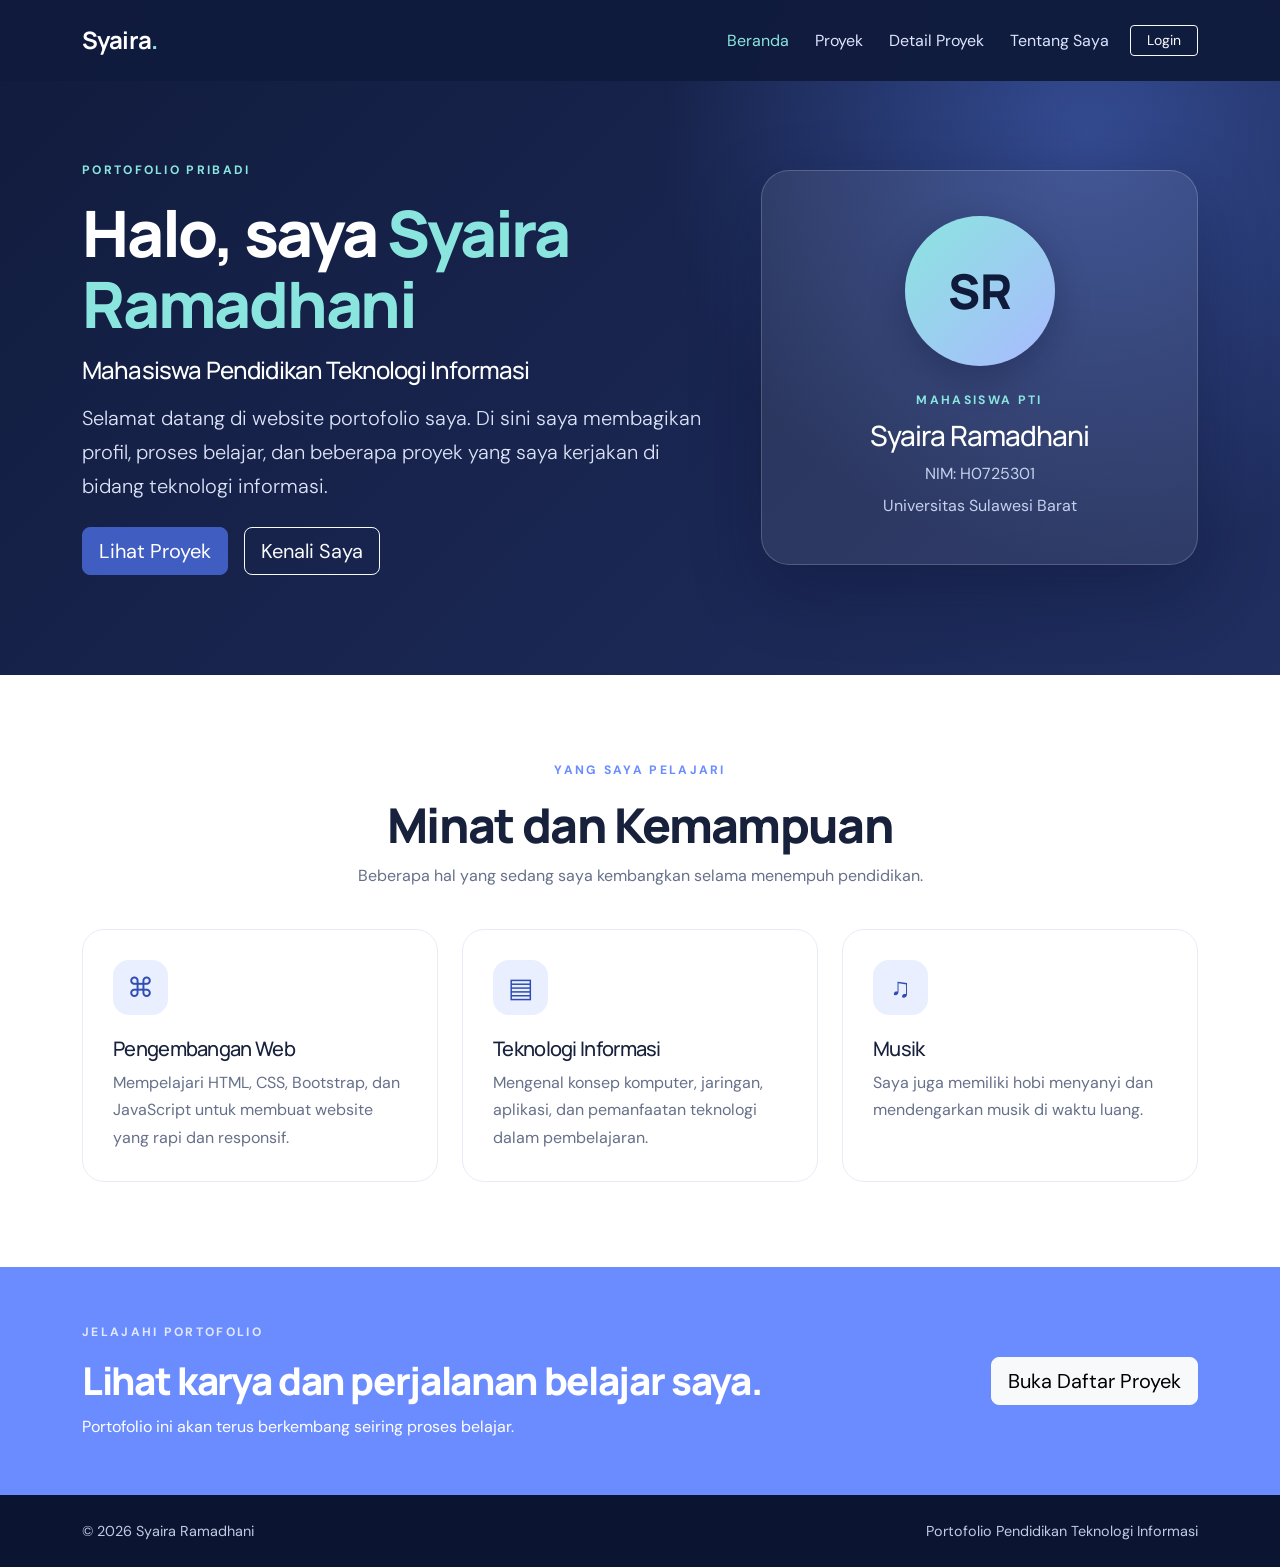
<file: index.html>
<!DOCTYPE html>
<html lang="id">
<head>
  <meta charset="UTF-8">
  <meta name="viewport" content="width=device-width, initial-scale=1.0">
  <title>Beranda | Portofolio Syaira Ramadhani</title>
  <link href="https://cdn.jsdelivr.net/npm/bootstrap@5.3.3/dist/css/bootstrap.min.css" rel="stylesheet">
  <link rel="stylesheet" href="style.css">
</head>
<body>
<nav class="navbar navbar-expand-lg navbar-dark fixed-top">
  <div class="container">
    <a class="navbar-brand fw-bold" href="index.html">Syaira<span>.</span></a>
    <button class="navbar-toggler" type="button" data-bs-toggle="collapse" data-bs-target="#navMenu" aria-label="Buka navigasi"><span class="navbar-toggler-icon"></span></button>
    <div class="collapse navbar-collapse" id="navMenu">
      <ul class="navbar-nav ms-auto align-items-lg-center">
        <li class="nav-item"><a class="nav-link active" href="index.html">Beranda</a></li>
        <li class="nav-item"><a class="nav-link" href="proyek.html">Proyek</a></li>
        <li class="nav-item"><a class="nav-link" href="detail.html">Detail Proyek</a></li>
        <li class="nav-item"><a class="nav-link" href="tentang.html">Tentang Saya</a></li>
        <li class="nav-item ms-lg-2"><a class="btn btn-outline-light btn-sm px-3" href="login.html">Login</a></li>
      </ul>
    </div>
  </div>
</nav>

<header class="hero-section">
  <div class="container">
    <div class="row align-items-center g-5">
      <div class="col-lg-7">
        <p class="eyebrow">PORTOFOLIO PRIBADI</p>
        <h1>Halo, saya <span>Syaira Ramadhani</span></h1>
        <h2 class="h4 mt-3">Mahasiswa Pendidikan Teknologi Informasi</h2>
        <p class="lead mt-3">Selamat datang di website portofolio saya. Di sini saya membagikan profil, proses belajar, dan beberapa proyek yang saya kerjakan di bidang teknologi informasi.</p>
        <div class="d-flex flex-wrap gap-3 mt-4">
          <a class="btn btn-primary btn-lg" href="proyek.html">Lihat Proyek</a>
          <a class="btn btn-outline-light btn-lg" href="tentang.html">Kenali Saya</a>
        </div>
      </div>
      <div class="col-lg-5">
        <div class="profile-card">
          <div class="profile-avatar">SR</div>
          <p class="eyebrow mt-4 mb-2">MAHASISWA PTI</p>
          <h3>Syaira Ramadhani</h3>
          <p class="muted-light mb-1">NIM: H0725301</p>
          <p class="muted-light mb-0">Universitas Sulawesi Barat</p>
        </div>
      </div>
    </div>
  </div>
</header>

<main>
  <section class="section-padding">
    <div class="container">
      <div class="section-heading">
        <p class="eyebrow">YANG SAYA PELAJARI</p>
        <h2>Minat dan Kemampuan</h2>
        <p>Beberapa hal yang sedang saya kembangkan selama menempuh pendidikan.</p>
      </div>
      <div class="row g-4 mt-2">
        <div class="col-md-4">
          <div class="info-card h-100">
            <div class="icon-box">⌘</div>
            <h3>Pengembangan Web</h3>
            <p>Mempelajari HTML, CSS, Bootstrap, dan JavaScript untuk membuat website yang rapi dan responsif.</p>
          </div>
        </div>
        <div class="col-md-4">
          <div class="info-card h-100">
            <div class="icon-box">▤</div>
            <h3>Teknologi Informasi</h3>
            <p>Mengenal konsep komputer, jaringan, aplikasi, dan pemanfaatan teknologi dalam pembelajaran.</p>
          </div>
        </div>
        <div class="col-md-4">
          <div class="info-card h-100">
            <div class="icon-box">♫</div>
            <h3>Musik</h3>
            <p>Saya juga memiliki hobi menyanyi dan mendengarkan musik di waktu luang.</p>
          </div>
        </div>
      </div>
    </div>
  </section>

  <section class="cta-section">
    <div class="container d-md-flex justify-content-between align-items-center gap-4">
      <div>
        <p class="eyebrow">JELAJAHI PORTOFOLIO</p>
        <h2 class="mb-2">Lihat karya dan perjalanan belajar saya.</h2>
        <p class="mb-md-0">Portofolio ini akan terus berkembang seiring proses belajar.</p>
      </div>
      <a class="btn btn-light btn-lg mt-3 mt-md-0" href="proyek.html">Buka Daftar Proyek</a>
    </div>
  </section>
</main>

<footer class="site-footer">
  <div class="container d-flex flex-column flex-md-row justify-content-between gap-2">
    <span>© 2026 Syaira Ramadhani</span>
    <span>Portofolio Pendidikan Teknologi Informasi</span>
  </div>
</footer>
<script src="https://cdn.jsdelivr.net/npm/bootstrap@5.3.3/dist/js/bootstrap.bundle.min.js"></script>
</body>
</html>
</file>
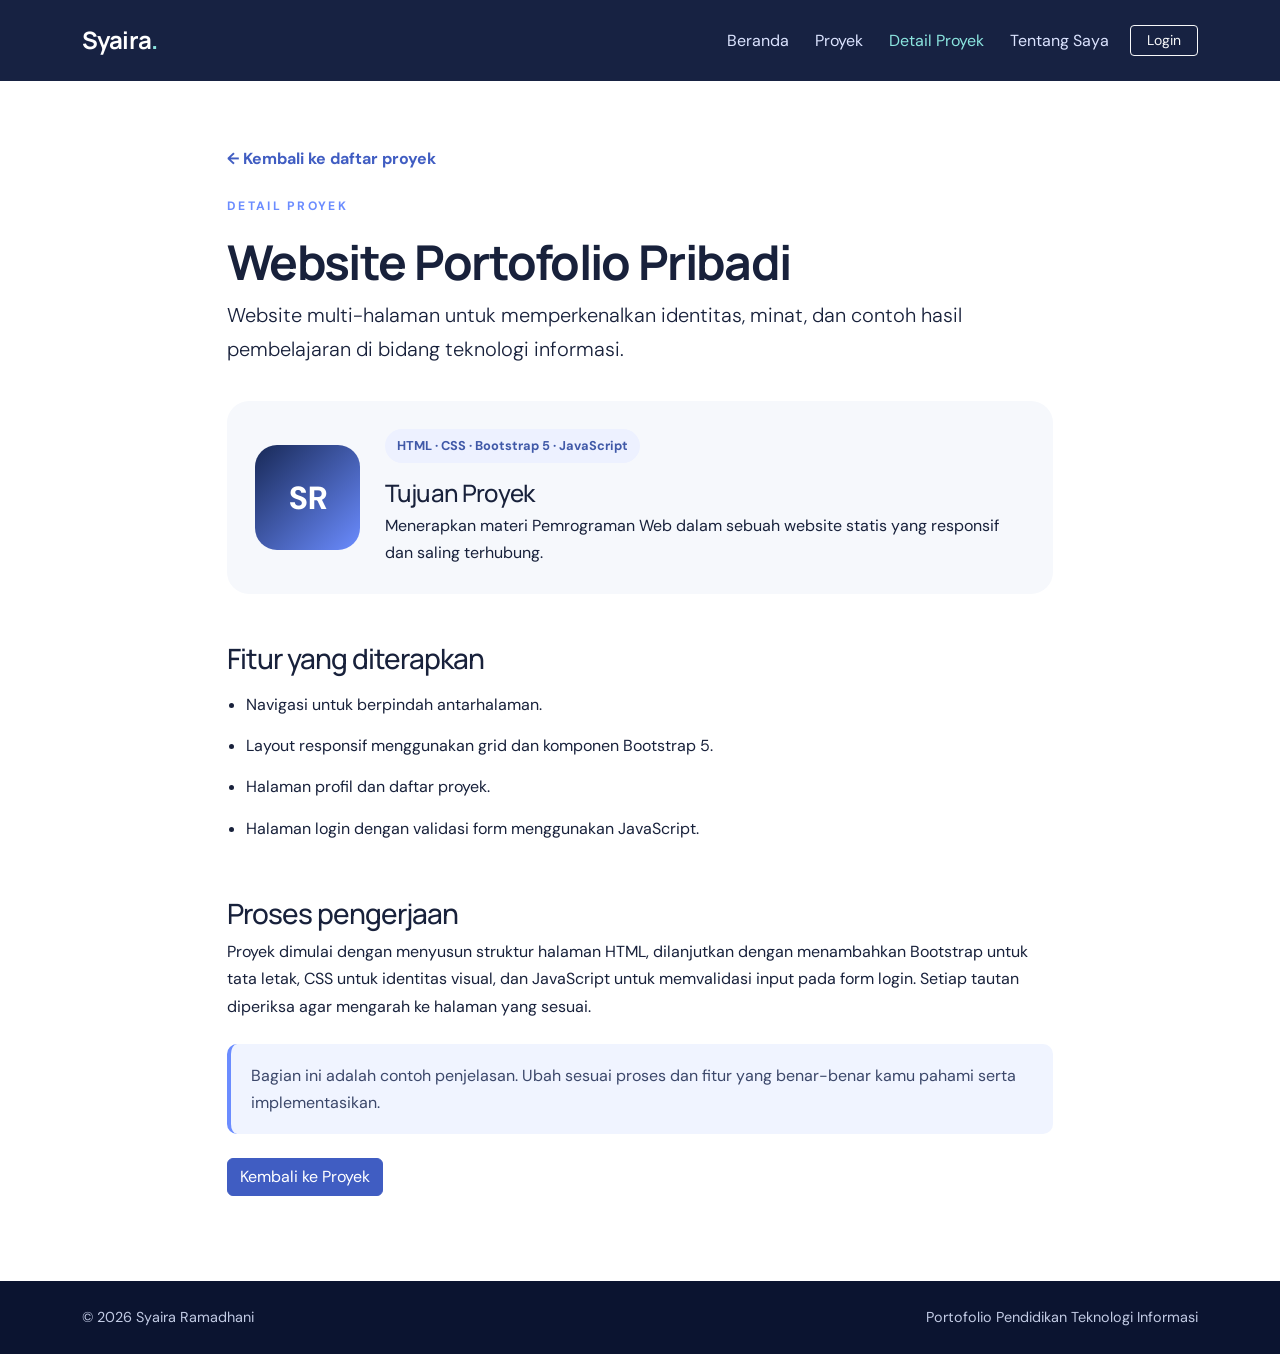
<file: detail.html>
<!DOCTYPE html>
<html lang="id">
<head>
  <meta charset="UTF-8">
  <meta name="viewport" content="width=device-width, initial-scale=1.0">
  <title>Detail Proyek | Portofolio Syaira Ramadhani</title>
  <link href="https://cdn.jsdelivr.net/npm/bootstrap@5.3.3/dist/css/bootstrap.min.css" rel="stylesheet">
  <link rel="stylesheet" href="style.css">
</head>
<body>
<nav class="navbar navbar-expand-lg navbar-dark fixed-top">
  <div class="container">
    <a class="navbar-brand fw-bold" href="index.html">Syaira<span>.</span></a>
    <button class="navbar-toggler" type="button" data-bs-toggle="collapse" data-bs-target="#navMenu" aria-label="Buka navigasi"><span class="navbar-toggler-icon"></span></button>
    <div class="collapse navbar-collapse" id="navMenu">
      <ul class="navbar-nav ms-auto align-items-lg-center">
        <li class="nav-item"><a class="nav-link" href="index.html">Beranda</a></li>
        <li class="nav-item"><a class="nav-link" href="proyek.html">Proyek</a></li>
        <li class="nav-item"><a class="nav-link active" href="detail.html">Detail Proyek</a></li>
        <li class="nav-item"><a class="nav-link" href="tentang.html">Tentang Saya</a></li>
        <li class="nav-item ms-lg-2"><a class="btn btn-outline-light btn-sm px-3" href="login.html">Login</a></li>
      </ul>
    </div>
  </div>
</nav>

<main class="page-top section-padding">
  <div class="container narrow-content">
    <a href="proyek.html" class="text-link">← Kembali ke daftar proyek</a>

    <p class="eyebrow mt-4">DETAIL PROYEK</p>
    <h1 class="display-5 fw-bold">Website Portofolio Pribadi</h1>
    <p class="lead">Website multi-halaman untuk memperkenalkan identitas, minat, dan contoh hasil pembelajaran di bidang teknologi informasi.</p>

    <div class="detail-banner">
      <div class="detail-monogram">SR</div>
      <div>
        <span class="tag">HTML · CSS · Bootstrap 5 · JavaScript</span>
        <h2 class="h4 mt-3 mb-1">Tujuan Proyek</h2>
        <p class="mb-0">Menerapkan materi Pemrograman Web dalam sebuah website statis yang responsif dan saling terhubung.</p>
      </div>
    </div>

    <section class="mt-5">
      <h2 class="h3">Fitur yang diterapkan</h2>
      <ul class="feature-list">
        <li>Navigasi untuk berpindah antarhalaman.</li>
        <li>Layout responsif menggunakan grid dan komponen Bootstrap 5.</li>
        <li>Halaman profil dan daftar proyek.</li>
        <li>Halaman login dengan validasi form menggunakan JavaScript.</li>
      </ul>
    </section>

    <section class="mt-5">
      <h2 class="h3">Proses pengerjaan</h2>
      <p>Proyek dimulai dengan menyusun struktur halaman HTML, dilanjutkan dengan menambahkan Bootstrap untuk tata letak, CSS untuk identitas visual, dan JavaScript untuk memvalidasi input pada form login. Setiap tautan diperiksa agar mengarah ke halaman yang sesuai.</p>
    </section>

    <div class="notice mt-4">
      Bagian ini adalah contoh penjelasan. Ubah sesuai proses dan fitur yang benar-benar kamu pahami serta implementasikan.
    </div>

    <a href="proyek.html" class="btn btn-primary mt-4">Kembali ke Proyek</a>
  </div>
</main>

<footer class="site-footer">
  <div class="container d-flex flex-column flex-md-row justify-content-between gap-2">
    <span>© 2026 Syaira Ramadhani</span>
    <span>Portofolio Pendidikan Teknologi Informasi</span>
  </div>
</footer>
<script src="https://cdn.jsdelivr.net/npm/bootstrap@5.3.3/dist/js/bootstrap.bundle.min.js"></script>
</body>
</html>
</file>
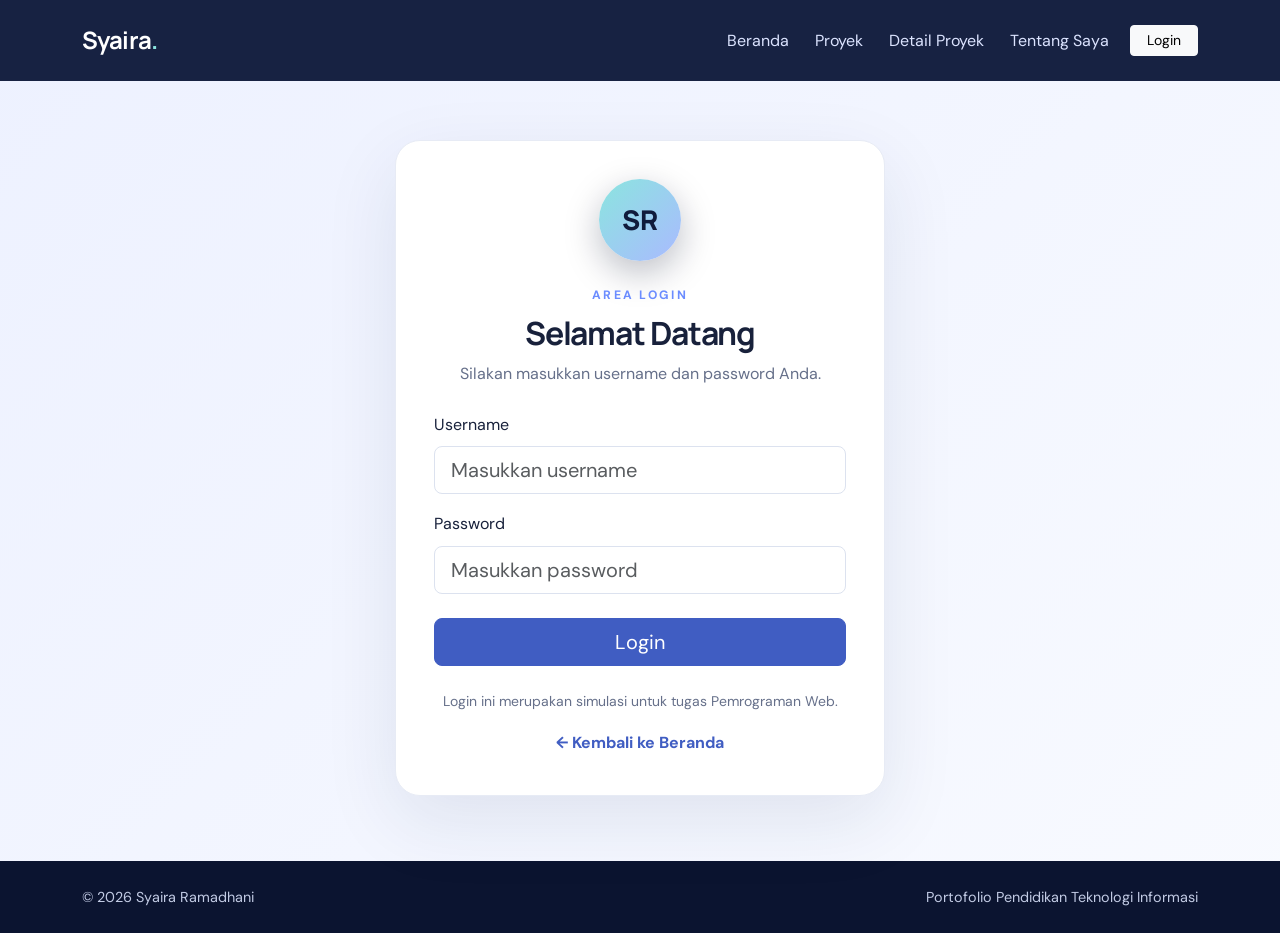
<file: login.html>
<!DOCTYPE html>
<html lang="id">
<head>
  <meta charset="UTF-8">
  <meta name="viewport" content="width=device-width, initial-scale=1.0">
  <title>Login | Portofolio Syaira Ramadhani</title>

  <link href="https://cdn.jsdelivr.net/npm/bootstrap@5.3.3/dist/css/bootstrap.min.css" rel="stylesheet">
  <link rel="stylesheet" href="style.css">
</head>

<body class="login-page">

<nav class="navbar navbar-expand-lg navbar-dark fixed-top">
  <div class="container">
    <a class="navbar-brand fw-bold" href="index.html">Syaira<span>.</span></a>

    <button class="navbar-toggler" type="button"
      data-bs-toggle="collapse" data-bs-target="#navMenu"
      aria-label="Buka navigasi">
      <span class="navbar-toggler-icon"></span>
    </button>

    <div class="collapse navbar-collapse" id="navMenu">
      <ul class="navbar-nav ms-auto align-items-lg-center">
        <li class="nav-item"><a class="nav-link" href="index.html">Beranda</a></li>
        <li class="nav-item"><a class="nav-link" href="proyek.html">Proyek</a></li>
        <li class="nav-item"><a class="nav-link" href="detail.html">Detail Proyek</a></li>
        <li class="nav-item"><a class="nav-link" href="tentang.html">Tentang Saya</a></li>
        <li class="nav-item ms-lg-2">
          <a class="btn btn-outline-light btn-sm px-3 active" href="login.html">Login</a>
        </li>
      </ul>
    </div>
  </div>
</nav>

<main class="login-wrap">
  <div class="login-card">

    <div class="text-center mb-4">
      <div class="profile-avatar small-avatar mx-auto">SR</div>
      <p class="eyebrow mt-4 mb-2">AREA LOGIN</p>
      <h1 class="h2 fw-bold">Selamat Datang</h1>
      <p class="muted">Silakan masukkan username dan password Anda.</p>
    </div>

    <div id="pesan" class="alert d-none" role="alert" aria-live="polite"></div>

    <form id="loginForm" novalidate>
      <div class="mb-3">
        <label for="identitas" class="form-label">Username</label>
        <input
          type="text"
          class="form-control form-control-lg"
          id="identitas"
          placeholder="Masukkan username"
          autocomplete="username"
          required>
        <div class="invalid-feedback">
          Username wajib diisi.
        </div>
      </div>

      <div class="mb-3">
        <label for="password" class="form-label">Password</label>
        <input
          type="password"
          class="form-control form-control-lg"
          id="password"
          placeholder="Masukkan password"
          autocomplete="current-password"
          required>
        <div class="invalid-feedback">
          Password wajib diisi dan minimal 8 karakter.
        </div>
      </div>

      <button type="submit" class="btn btn-primary btn-lg w-100 mt-2">
        Login
      </button>
    </form>

    <p class="small muted mt-4 mb-0 text-center">
      Login ini merupakan simulasi untuk tugas Pemrograman Web.
    </p>

    <div class="text-center mt-3">
      <a href="index.html" class="text-link">← Kembali ke Beranda</a>
    </div>

  </div>
</main>

<footer class="site-footer">
  <div class="container d-flex flex-column flex-md-row justify-content-between gap-2">
    <span>© 2026 Syaira Ramadhani</span>
    <span>Portofolio Pendidikan Teknologi Informasi</span>
  </div>
</footer>

<script src="https://cdn.jsdelivr.net/npm/bootstrap@5.3.3/dist/js/bootstrap.bundle.min.js"></script>
<script src="script.js"></script>

</body>
</html>
</file>
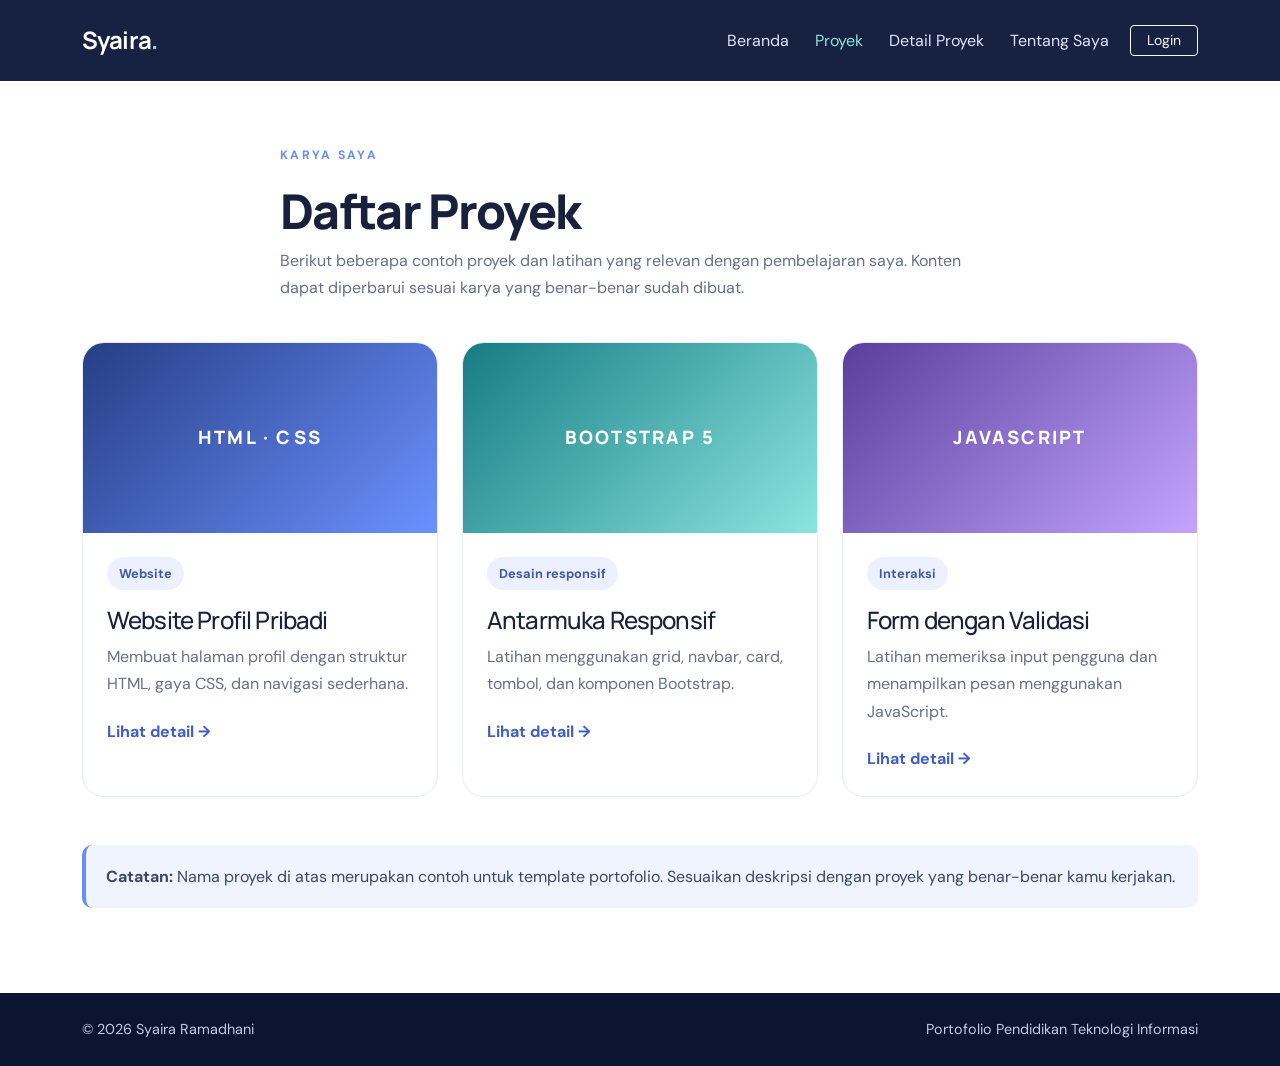
<file: proyek.html>
<!DOCTYPE html>
<html lang="id">
<head>
  <meta charset="UTF-8">
  <meta name="viewport" content="width=device-width, initial-scale=1.0">
  <title>Proyek | Portofolio Syaira Ramadhani</title>
  <link href="https://cdn.jsdelivr.net/npm/bootstrap@5.3.3/dist/css/bootstrap.min.css" rel="stylesheet">
  <link rel="stylesheet" href="style.css">
</head>
<body>
<nav class="navbar navbar-expand-lg navbar-dark fixed-top">
  <div class="container">
    <a class="navbar-brand fw-bold" href="index.html">Syaira<span>.</span></a>
    <button class="navbar-toggler" type="button" data-bs-toggle="collapse" data-bs-target="#navMenu" aria-label="Buka navigasi"><span class="navbar-toggler-icon"></span></button>
    <div class="collapse navbar-collapse" id="navMenu">
      <ul class="navbar-nav ms-auto align-items-lg-center">
        <li class="nav-item"><a class="nav-link" href="index.html">Beranda</a></li>
        <li class="nav-item"><a class="nav-link active" href="proyek.html">Proyek</a></li>
        <li class="nav-item"><a class="nav-link" href="detail.html">Detail Proyek</a></li>
        <li class="nav-item"><a class="nav-link" href="tentang.html">Tentang Saya</a></li>
        <li class="nav-item ms-lg-2"><a class="btn btn-outline-light btn-sm px-3" href="login.html">Login</a></li>
      </ul>
    </div>
  </div>
</nav>

<main class="page-top section-padding">
  <div class="container">
    <div class="section-heading text-start">
      <p class="eyebrow">KARYA SAYA</p>
      <h1>Daftar Proyek</h1>
      <p>Berikut beberapa contoh proyek dan latihan yang relevan dengan pembelajaran saya. Konten dapat diperbarui sesuai karya yang benar-benar sudah dibuat.</p>
    </div>

    <div class="row g-4 mt-2">
      <div class="col-md-6 col-lg-4">
        <article class="project-card h-100">
          <div class="project-art art-one"><span>HTML · CSS</span></div>
          <div class="p-4">
            <span class="tag">Website</span>
            <h2 class="h4 mt-3">Website Profil Pribadi</h2>
            <p>Membuat halaman profil dengan struktur HTML, gaya CSS, dan navigasi sederhana.</p>
            <a href="detail.html" class="text-link">Lihat detail →</a>
          </div>
        </article>
      </div>

      <div class="col-md-6 col-lg-4">
        <article class="project-card h-100">
          <div class="project-art art-two"><span>BOOTSTRAP 5</span></div>
          <div class="p-4">
            <span class="tag">Desain responsif</span>
            <h2 class="h4 mt-3">Antarmuka Responsif</h2>
            <p>Latihan menggunakan grid, navbar, card, tombol, dan komponen Bootstrap.</p>
            <a href="detail.html" class="text-link">Lihat detail →</a>
          </div>
        </article>
      </div>

      <div class="col-md-6 col-lg-4">
        <article class="project-card h-100">
          <div class="project-art art-three"><span>JAVASCRIPT</span></div>
          <div class="p-4">
            <span class="tag">Interaksi</span>
            <h2 class="h4 mt-3">Form dengan Validasi</h2>
            <p>Latihan memeriksa input pengguna dan menampilkan pesan menggunakan JavaScript.</p>
            <a href="detail.html" class="text-link">Lihat detail →</a>
          </div>
        </article>
      </div>
    </div>

    <div class="notice mt-5">
      <strong>Catatan:</strong> Nama proyek di atas merupakan contoh untuk template portofolio. Sesuaikan deskripsi dengan proyek yang benar-benar kamu kerjakan.
    </div>
  </div>
</main>

<footer class="site-footer">
  <div class="container d-flex flex-column flex-md-row justify-content-between gap-2">
    <span>© 2026 Syaira Ramadhani</span>
    <span>Portofolio Pendidikan Teknologi Informasi</span>
  </div>
</footer>
<script src="https://cdn.jsdelivr.net/npm/bootstrap@5.3.3/dist/js/bootstrap.bundle.min.js"></script>
</body>
</html>
</file>
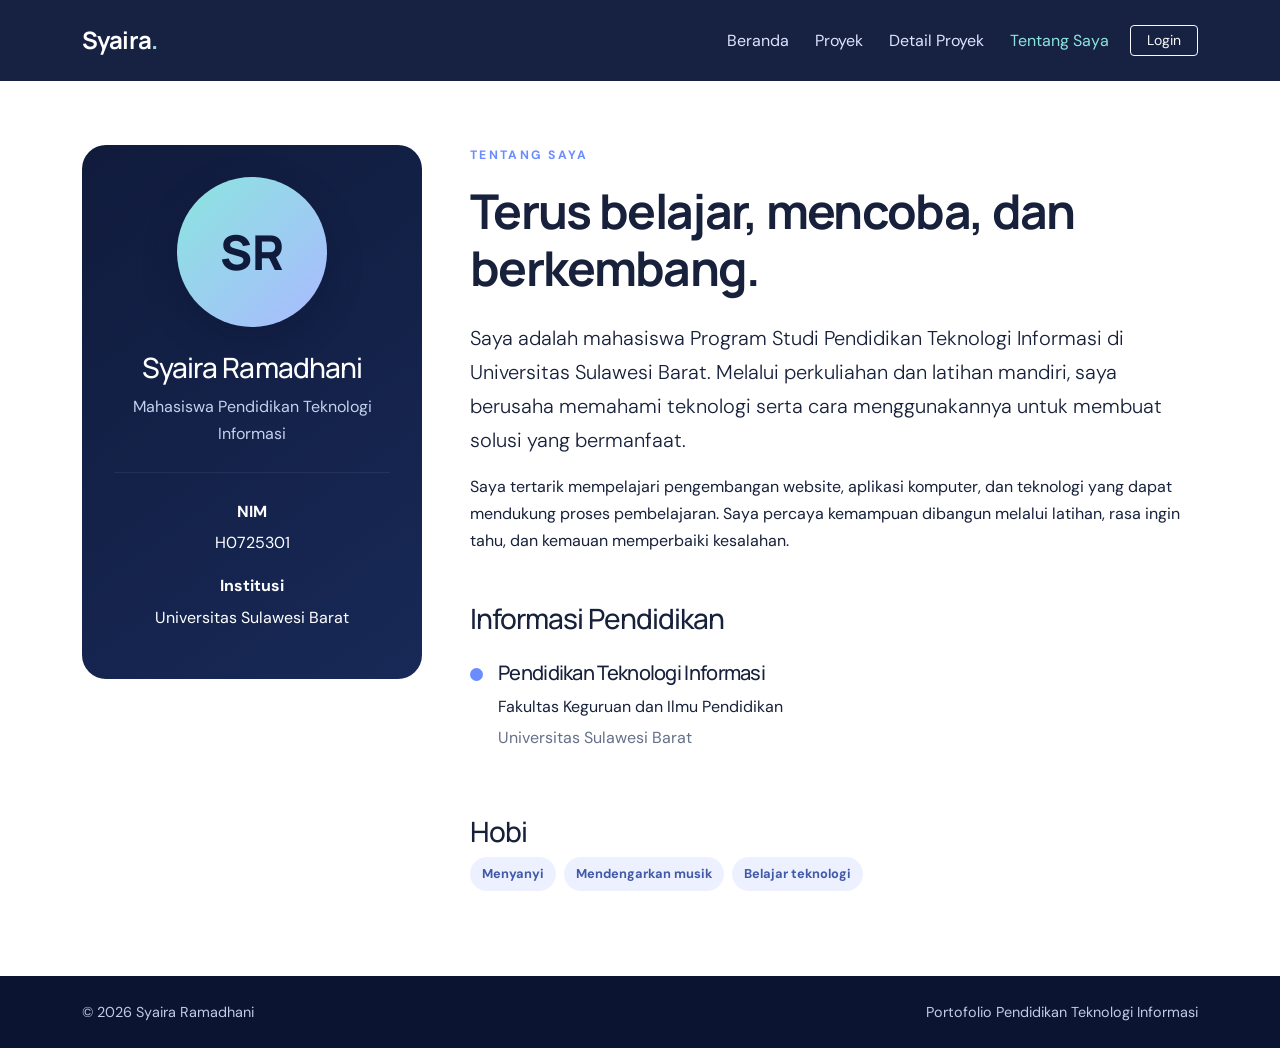
<file: tentang.html>
<!DOCTYPE html>
<html lang="id">
<head>
  <meta charset="UTF-8">
  <meta name="viewport" content="width=device-width, initial-scale=1.0">
  <title>Tentang Saya | Portofolio Syaira Ramadhani</title>
  <link href="https://cdn.jsdelivr.net/npm/bootstrap@5.3.3/dist/css/bootstrap.min.css" rel="stylesheet">
  <link rel="stylesheet" href="style.css">
</head>
<body>
<nav class="navbar navbar-expand-lg navbar-dark fixed-top">
  <div class="container">
    <a class="navbar-brand fw-bold" href="index.html">Syaira<span>.</span></a>
    <button class="navbar-toggler" type="button" data-bs-toggle="collapse" data-bs-target="#navMenu" aria-label="Buka navigasi"><span class="navbar-toggler-icon"></span></button>
    <div class="collapse navbar-collapse" id="navMenu">
      <ul class="navbar-nav ms-auto align-items-lg-center">
        <li class="nav-item"><a class="nav-link" href="index.html">Beranda</a></li>
        <li class="nav-item"><a class="nav-link" href="proyek.html">Proyek</a></li>
        <li class="nav-item"><a class="nav-link" href="detail.html">Detail Proyek</a></li>
        <li class="nav-item"><a class="nav-link active" href="tentang.html">Tentang Saya</a></li>
        <li class="nav-item ms-lg-2"><a class="btn btn-outline-light btn-sm px-3" href="login.html">Login</a></li>
      </ul>
    </div>
  </div>
</nav>

<main class="page-top section-padding">
  <div class="container">
    <div class="row align-items-start g-5">
      <div class="col-lg-4">
        <div class="about-profile">
          <div class="profile-avatar">SR</div>
          <h2 class="h3 mt-4">Syaira Ramadhani</h2>
          <p class="muted-light">Mahasiswa Pendidikan Teknologi Informasi</p>
          <hr>
          <p class="mb-1"><strong>NIM</strong></p>
          <p>H0725301</p>
          <p class="mb-1"><strong>Institusi</strong></p>
          <p>Universitas Sulawesi Barat</p>
        </div>
      </div>

      <div class="col-lg-8">
        <p class="eyebrow">TENTANG SAYA</p>
        <h1 class="display-5 fw-bold">Terus belajar, mencoba, dan berkembang.</h1>
        <p class="lead mt-4">Saya adalah mahasiswa Program Studi Pendidikan Teknologi Informasi di Universitas Sulawesi Barat. Melalui perkuliahan dan latihan mandiri, saya berusaha memahami teknologi serta cara menggunakannya untuk membuat solusi yang bermanfaat.</p>
        <p>Saya tertarik mempelajari pengembangan website, aplikasi komputer, dan teknologi yang dapat mendukung proses pembelajaran. Saya percaya kemampuan dibangun melalui latihan, rasa ingin tahu, dan kemauan memperbaiki kesalahan.</p>

        <h2 class="h3 mt-5">Informasi Pendidikan</h2>
        <div class="timeline-item">
          <span class="timeline-dot"></span>
          <div>
            <h3 class="h5">Pendidikan Teknologi Informasi</h3>
            <p class="mb-1">Fakultas Keguruan dan Ilmu Pendidikan</p>
            <p class="muted">Universitas Sulawesi Barat</p>
          </div>
        </div>

        <h2 class="h3 mt-5">Hobi</h2>
        <div class="d-flex flex-wrap gap-2">
          <span class="tag">Menyanyi</span>
          <span class="tag">Mendengarkan musik</span>
          <span class="tag">Belajar teknologi</span>
        </div>
      </div>
    </div>
  </div>
</main>

<footer class="site-footer">
  <div class="container d-flex flex-column flex-md-row justify-content-between gap-2">
    <span>© 2026 Syaira Ramadhani</span>
    <span>Portofolio Pendidikan Teknologi Informasi</span>
  </div>
</footer>
<script src="https://cdn.jsdelivr.net/npm/bootstrap@5.3.3/dist/js/bootstrap.bundle.min.js"></script>
</body>
</html>
</file>
<file: style.css>
@import url('https://fonts.googleapis.com/css2?family=DM+Sans:wght@400;500;600;700&family=Manrope:wght@400;500;600;700;800&display=swap');

:root {
  --navy: #101b3c;
  --navy2: #182957;
  --blue: #6b8cff;
  --cyan: #8be5df;
  --ink: #18213b;
  --muted: #66708a;
  --paper: #f6f8fc;
}

* {
  box-sizing: border-box;
}

body {
  font-family: 'DM Sans', sans-serif;
  color: var(--ink);
  background: #fff;
  line-height: 1.7;
}

h1, h2, h3, .navbar-brand {
  font-family: 'Manrope', sans-serif;
  letter-spacing: -.035em;
}

h1 {
  font-weight: 800;
}

.navbar {
  background: rgba(16, 27, 60, .97);
  backdrop-filter: blur(12px);
  padding: 15px 0;
}

.navbar-brand {
  font-size: 1.5rem;
}

.navbar-brand span {
  color: var(--cyan);
}

.nav-link {
  color: #dce4ff !important;
  margin: 0 5px;
}

.nav-link:hover,
.nav-link.active {
  color: var(--cyan) !important;
}

.hero-section {
  padding: 160px 0 100px;
  background: radial-gradient(circle at 85% 20%, #344b91 0, transparent 35%),
              linear-gradient(135deg, var(--navy), #202e60);
  color: white;
  overflow: hidden;
}

.hero-section h1 {
  font-size: clamp(2.6rem, 5vw, 4.7rem);
  line-height: 1.12;
}

.hero-section h1 span {
  color: var(--cyan);
}

.hero-section .lead {
  color: #dce3f8;
  max-width: 650px;
}

.eyebrow {
  font-size: .76rem;
  letter-spacing: .19em;
  font-weight: 700;
  color: #6b8cff;
}

.hero-section .eyebrow {
  color: var(--cyan);
}

.profile-card {
  padding: 45px 30px;
  text-align: center;
  border: 1px solid rgba(255, 255, 255, .18);
  border-radius: 28px;
  background: rgba(255, 255, 255, .08);
  box-shadow: 0 24px 70px #080f2d55;
}

.profile-avatar {
  display: flex;
  align-items: center;
  justify-content: center;
  width: 150px;
  height: 150px;
  margin: auto;
  border-radius: 50%;
  font-family: 'Manrope', sans-serif;
  font-size: 3rem;
  font-weight: 800;
  color: var(--navy);
  background: linear-gradient(135deg, var(--cyan), #aabaff);
  box-shadow: 0 12px 35px #070f2a44;
}

.small-avatar {
  width: 82px;
  height: 82px;
  font-size: 1.7rem;
}

.muted-light {
  color: #c5d0ee;
}

.section-padding {
  padding: 85px 0;
}

.section-heading {
  text-align: center;
  max-width: 720px;
  margin: 0 auto;
}

.section-heading h1,
.section-heading h2 {
  font-size: clamp(2rem, 4vw, 3rem);
  font-weight: 800;
}

.section-heading > p:last-child {
  color: var(--muted);
}

.info-card,
.project-card {
  border: 1px solid #e8ecf5;
  border-radius: 22px;
  background: #fff;
  transition: transform .2s, box-shadow .2s;
  overflow: hidden;
}

.info-card {
  padding: 30px;
}

.info-card:hover,
.project-card:hover {
  transform: translateY(-5px);
  box-shadow: 0 18px 45px #18295712;
}

.info-card h3 {
  font-size: 1.25rem;
  margin-top: 22px;
}

.info-card p,
.project-card p {
  color: var(--muted);
  margin-bottom: 0;
}

.icon-box {
  display: grid;
  place-items: center;
  width: 55px;
  height: 55px;
  border-radius: 16px;
  background: #e9efff;
  color: #304db4;
  font-size: 1.7rem;
}

.cta-section {
  padding: 55px 0;
  background: var(--blue);
  color: white;
}

.cta-section .eyebrow {
  color: #e1e8ff;
}

.cta-section h2 {
  font-size: clamp(1.6rem, 3vw, 2.4rem);
  font-weight: 800;
}

.site-footer {
  padding: 24px 0;
  background: #0b1430;
  color: #c2cbe4;
  font-size: .9rem;
}

.page-top {
  padding-top: 145px;
}

.project-art {
  height: 190px;
  display: flex;
  align-items: center;
  justify-content: center;
  color: white;
  font-family: 'Manrope', sans-serif;
  font-size: 1.15rem;
  font-weight: 800;
  letter-spacing: .12em;
}

.art-one {
  background: linear-gradient(135deg, #263e85, #6c91ff);
}

.art-two {
  background: linear-gradient(135deg, #167c83, #8be5df);
}

.art-three {
  background: linear-gradient(135deg, #593e9c, #c3a5ff);
}

.tag {
  display: inline-block;
  border-radius: 100px;
  padding: 6px 12px;
  background: #edf1ff;
  color: #4059a8;
  font-size: .8rem;
  font-weight: 700;
}

.text-link {
  color: #405dc2;
  text-decoration: none;
  font-weight: 700;
}

.text-link:hover {
  text-decoration: underline;
}

.project-card .text-link {
  display: inline-block;
  margin-top: 20px;
}

.notice {
  padding: 18px 20px;
  background: #f0f4ff;
  border-left: 4px solid var(--blue);
  border-radius: 10px;
  color: #3b476a;
}

.narrow-content {
  max-width: 850px;
}

.detail-banner {
  display: flex;
  align-items: center;
  gap: 25px;
  padding: 28px;
  margin-top: 35px;
  border-radius: 22px;
  background: var(--paper);
}

.detail-monogram {
  display: grid;
  place-items: center;
  flex-shrink: 0;
  width: 105px;
  height: 105px;
  border-radius: 22px;
  background: linear-gradient(135deg, var(--navy2), var(--blue));
  color: white;
  font-size: 2rem;
  font-weight: 800;
}

.feature-list {
  padding-left: 1.2rem;
}

.feature-list li {
  padding: 7px 0;
}

.about-profile {
  background: linear-gradient(145deg, var(--navy), var(--navy2));
  color: white;
  border-radius: 24px;
  padding: 32px;
  text-align: center;
}

.about-profile hr {
  border-color: #ffffff40;
  margin: 25px 0;
}

.timeline-item {
  display: flex;
  gap: 15px;
  margin-top: 25px;
}

.timeline-dot {
  width: 13px;
  height: 13px;
  background: var(--blue);
  border-radius: 50%;
  margin-top: 7px;
  flex-shrink: 0;
}

.muted {
  color: var(--muted);
}

.login-page {
  background: linear-gradient(135deg, #edf1ff, #f8faff);
}

.login-wrap {
  min-height: calc(100vh - 70px);
  padding: 140px 20px 65px;
  display: flex;
  justify-content: center;
  align-items: center;
}

.login-card {
  width: 100%;
  max-width: 490px;
  padding: 38px;
  background: #fff;
  border: 1px solid #e7ebf5;
  border-radius: 25px;
  box-shadow: 0 25px 75px #17295718;
}

.form-control {
  border-color: #dce2ef;
}

.form-control:focus {
  border-color: var(--blue);
  box-shadow: 0 0 0 .2rem #6b8cff25;
}

.btn-primary {
  background: #405dc2;
  border-color: #405dc2;
}

.btn-primary:hover {
  background: #30489f;
  border-color: #30489f;
}

.btn-outline-light:hover {
  color: var(--navy);
}

@media (max-width: 767px) {
  .hero-section {
    padding: 135px 0 70px;
  }

  .section-padding {
    padding: 65px 0;
  }

  .profile-card {
    padding: 32px 20px;
  }

  
.profile-avatar img {
    width: 50%;
    height: 50%;
    object-fit: cover;
    border-radius: 50%;
  }

  .detail-banner {
    align-items: flex-start;
    flex-direction: column;
  }

  .login-card {
    padding: 28px 22px;
  }

  .page-top {
    padding-top: 120px;
  }
}
</file>
